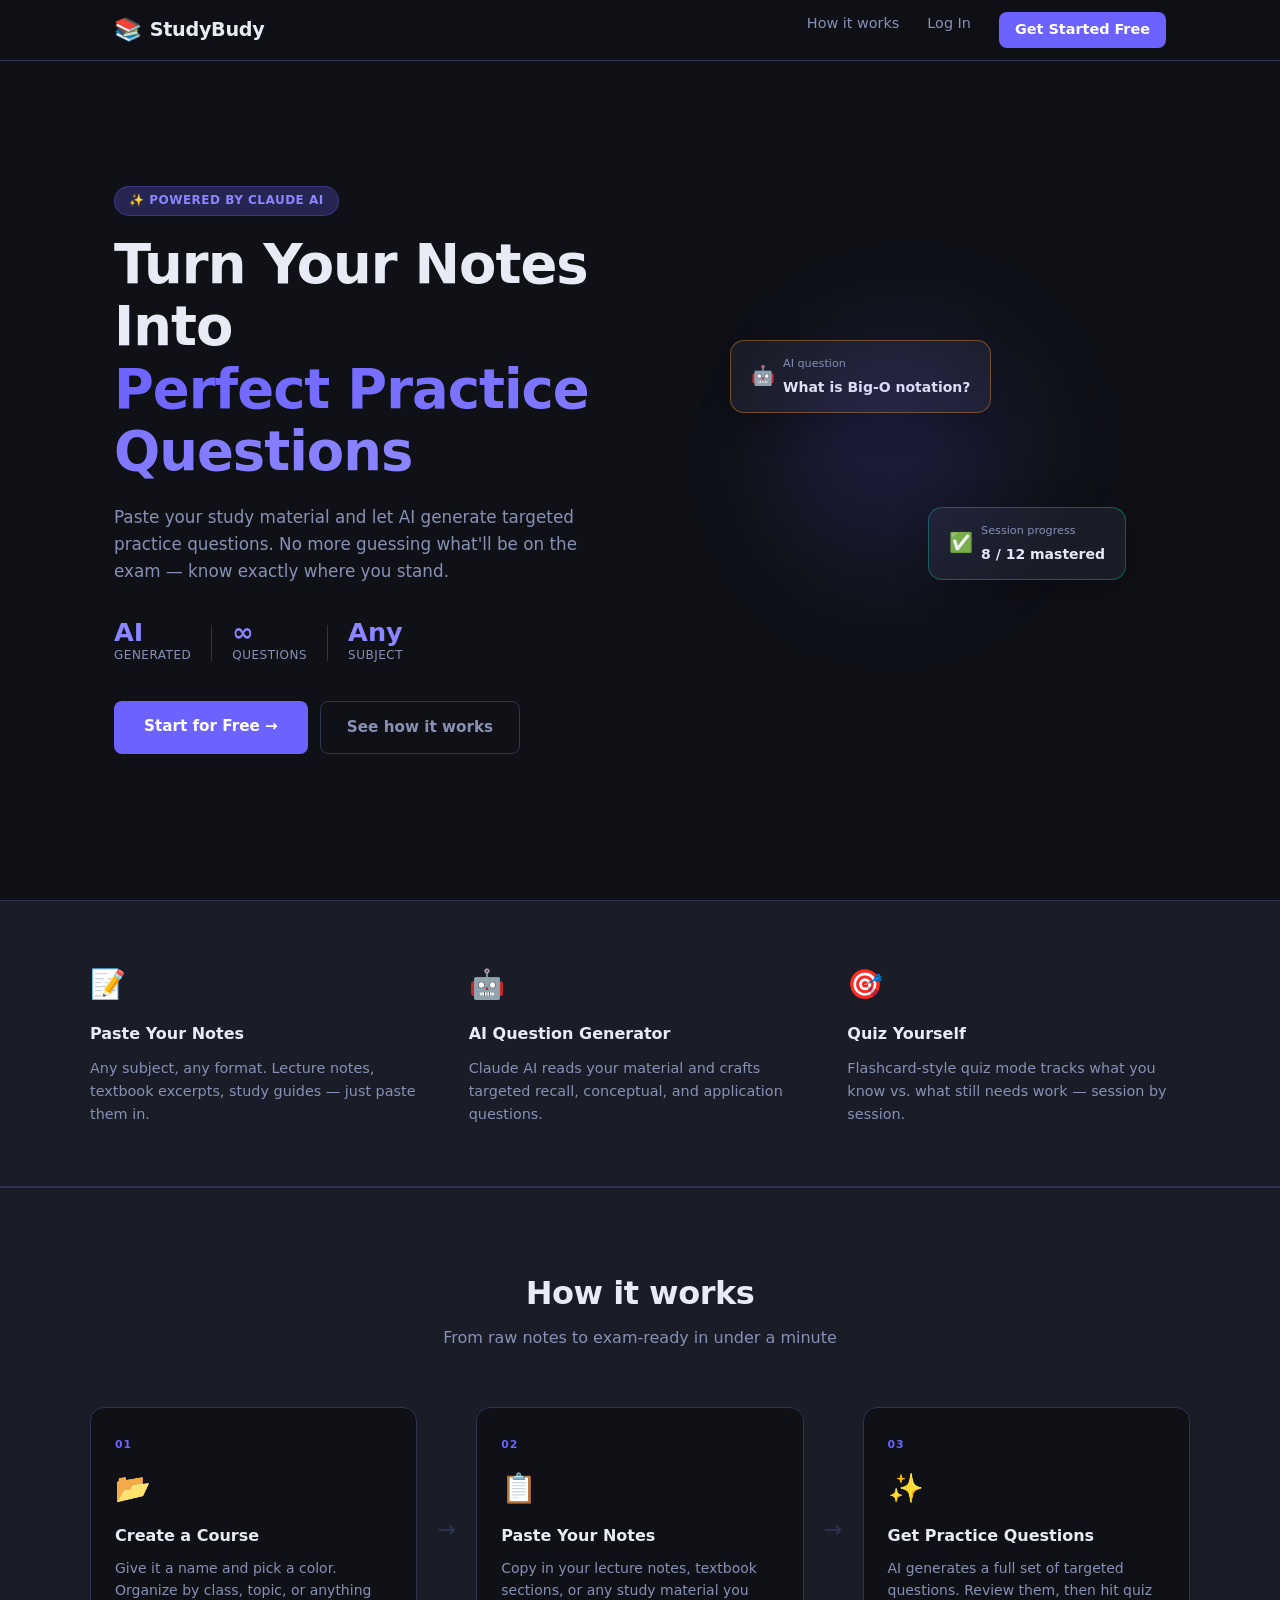
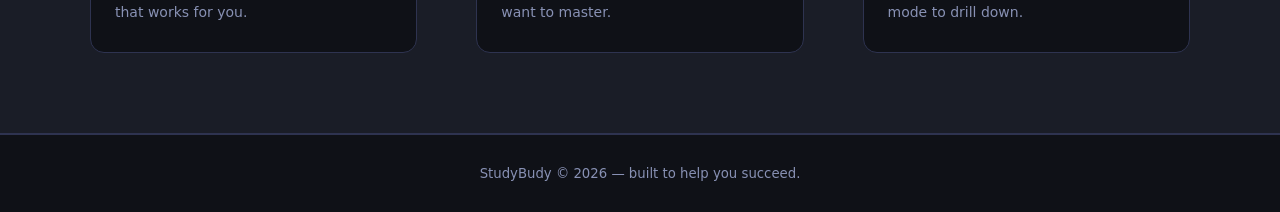
<file: index.html>
<!DOCTYPE html>
<html lang="en">
<head>
  <meta charset="UTF-8" />
  <meta name="viewport" content="width=device-width, initial-scale=1.0" />
  <title>StudyBudy — AI-Powered Practice Questions</title>
  <!-- All styles live in styles.css — no inline styles in this file -->
  <link rel="stylesheet" href="styles.css" />
</head>
<body>

  <!-- =============================================
       NAVBAR
       Fixed overlay with blur backdrop.
       Nav links are highlighted on scroll by app.js.
       ============================================= -->
  <header class="navbar">
    <div class="navbar-inner">
      <a href="index.html" class="logo logo-link">
        <span class="logo-icon">📚</span>
        <span class="logo-text">StudyBudy</span>
      </a>
      <nav class="nav-links">
        <a href="#how-it-works">How it works</a>
        <a href="login.html">Log In</a>
        <a href="signup.html" class="nav-signup">Get Started Free</a>
      </nav>
    </div>
  </header>

  <!-- =============================================
       HERO SECTION  (id="hero" — full-viewport opener)
       Two-column layout: left = headline + stats + CTAs,
       right = decorative floating AI cards + glow blob.
       Floating cards animate via CSS @keyframes float.
       ============================================= -->
  <section class="hero" id="hero">

    <!-- Left column: headline, subtitle, stats, CTAs -->
    <div class="hero-content">
      <!-- AI badge pill — purely decorative, no link -->
      <div class="hero-badge">✨ Powered by Claude AI</div>

      <h1>Turn Your Notes Into<br /><span class="accent">Perfect Practice Questions</span></h1>
      <p class="hero-subtitle">
        Paste your study material and let AI generate targeted practice questions.
        No more guessing what'll be on the exam — know exactly where you stand.
      </p>

      <!-- Quick stats strip -->
      <div class="hero-stats">
        <div class="stat">
          <span class="stat-number">AI</span>
          <span class="stat-label">Generated</span>
        </div>
        <div class="stat-divider"></div>
        <div class="stat">
          <span class="stat-number">∞</span>
          <span class="stat-label">Questions</span>
        </div>
        <div class="stat-divider"></div>
        <div class="stat">
          <span class="stat-number">Any</span>
          <span class="stat-label">Subject</span>
        </div>
      </div>

      <!-- Two CTAs: primary action + secondary scroll link -->
      <div class="hero-ctas">
        <a href="signup.html" class="btn-primary">Start for Free →</a>
        <a href="#how-it-works" class="btn-ghost">See how it works</a>
      </div>
    </div>

    <!-- Right column: purely decorative floating UI snippets -->
    <div class="hero-visual">
      <!-- card-a: simulates an AI-generated question bubble -->
      <div class="floating-card card-a">
        <span class="fc-icon">🤖</span>
        <div class="fc-content">
          <div class="fc-label">AI question</div>
          <div class="fc-value">What is Big-O notation?</div>
        </div>
      </div>
      <!-- card-b: simulates a session progress indicator -->
      <div class="floating-card card-b">
        <span class="fc-icon">✅</span>
        <div class="fc-content">
          <div class="fc-label">Session progress</div>
          <div class="fc-value">8 / 12 mastered</div>
        </div>
      </div>
      <!-- Blurred radial gradient that gives the purple glow behind the cards -->
      <div class="hero-blob"></div>
    </div>

  </section>

  <!-- =============================================
       FEATURES STRIP
       Three cards highlighting the core workflow.
       No interactivity — purely informational.
       ============================================= -->
  <section class="features">
    <div class="features-inner">
      <div class="feature-item">
        <div class="feature-icon">📝</div>
        <h3>Paste Your Notes</h3>
        <p>Any subject, any format. Lecture notes, textbook excerpts, study guides — just paste them in.</p>
      </div>
      <div class="feature-item">
        <div class="feature-icon">🤖</div>
        <h3>AI Question Generator</h3>
        <p>Claude AI reads your material and crafts targeted recall, conceptual, and application questions.</p>
      </div>
      <div class="feature-item">
        <div class="feature-icon">🎯</div>
        <h3>Quiz Yourself</h3>
        <p>Flashcard-style quiz mode tracks what you know vs. what still needs work — session by session.</p>
      </div>
    </div>
  </section>

  <!-- =============================================
       HOW IT WORKS  (id="how-it-works" — targeted by nav link + hero CTA)
       Three-step visual walkthrough of the core study flow.
       ============================================= -->
  <section class="how-it-works" id="how-it-works">
    <div class="how-inner">

      <div class="section-header centered">
        <h2>How it works</h2>
        <p>From raw notes to exam-ready in under a minute</p>
      </div>

      <div class="steps-grid">

        <div class="step-card">
          <div class="step-number">01</div>
          <div class="step-icon">📂</div>
          <h3>Create a Course</h3>
          <p>Give it a name and pick a color. Organize by class, topic, or anything that works for you.</p>
        </div>

        <div class="step-arrow">→</div>

        <div class="step-card">
          <div class="step-number">02</div>
          <div class="step-icon">📋</div>
          <h3>Paste Your Notes</h3>
          <p>Copy in your lecture notes, textbook sections, or any study material you want to master.</p>
        </div>

        <div class="step-arrow">→</div>

        <div class="step-card">
          <div class="step-number">03</div>
          <div class="step-icon">✨</div>
          <h3>Get Practice Questions</h3>
          <p>AI generates a full set of targeted questions. Review them, then hit quiz mode to drill down.</p>
        </div>

      </div>

    </div>
  </section>

  <!-- =============================================
       FOOTER
       ============================================= -->
  <footer class="footer">
    <p>StudyBudy &copy; 2026 — built to help you succeed.</p>
  </footer>

  <!-- app.js handles scroll-driven nav highlight via IntersectionObserver -->
  <script src="app.js"></script>
</body>
</html>
</file>
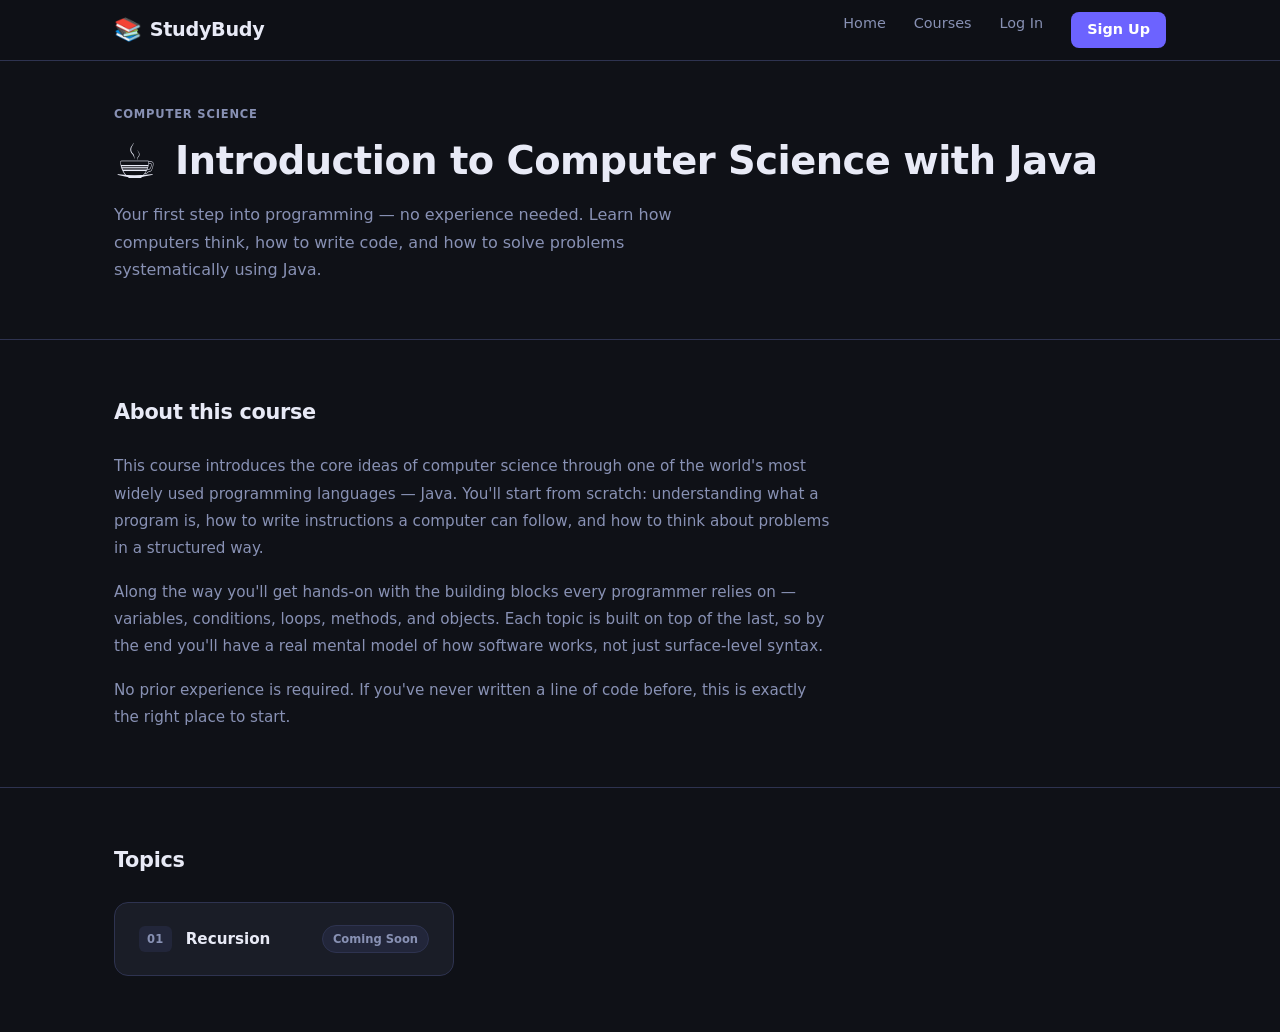
<file: courses/java/index.html>
<!DOCTYPE html>
<html lang="en">
<head>
  <meta charset="UTF-8" />
  <meta name="viewport" content="width=device-width, initial-scale=1.0" />
  <title>Intro to CS with Java — StudyBudy</title>
  <!-- Shared base: CSS variables and reset -->
  <link rel="stylesheet" href="../../styles.css" />
  <!-- Shared course page layout -->
  <link rel="stylesheet" href="../course.css" />
</head>
<body>

  <!-- =============================================
       NAVBAR
       Paths are relative: two levels up (../../) to reach root files.
       ============================================= -->
  <header class="navbar">
    <div class="navbar-inner">
      <a href="../../index.html" class="logo" style="text-decoration:none;color:inherit;">
        <span class="logo-icon">📚</span>
        <span class="logo-text">StudyBudy</span>
      </a>
      <nav class="nav-links">
        <a href="../../index.html">Home</a>
        <a href="../../index.html#courses">Courses</a>
        <a href="../../login.html">Log In</a>
        <a href="../../signup.html" class="nav-signup">Sign Up</a>
      </nav>
    </div>
  </header>

  <!-- =============================================
       COURSE HERO
       Identifies the course with its emoji, tag, full name,
       and a one-line tagline.
       ============================================= -->
  <div class="course-hero">
    <span class="course-hero-tag">Computer Science</span>
    <div class="course-hero-title">
      <span class="course-hero-emoji">☕</span>
      <h1>Introduction to Computer Science with Java</h1>
    </div>
    <p class="course-hero-subtitle">
      Your first step into programming — no experience needed.
      Learn how computers think, how to write code, and how to
      solve problems systematically using Java.
    </p>
  </div>

  <hr class="course-divider" />

  <!-- =============================================
       INTRODUCTION SECTION
       A concise overview of what the course is about,
       who it's for, and what students will gain.
       ============================================= -->
  <section class="course-section course-intro">
    <h2 class="course-section-title">About this course</h2>

    <p>
      This course introduces the core ideas of computer science through one of the
      world's most widely used programming languages — Java. You'll start from scratch:
      understanding what a program is, how to write instructions a computer can follow,
      and how to think about problems in a structured way.
    </p>

    <p>
      Along the way you'll get hands-on with the building blocks every programmer
      relies on — variables, conditions, loops, methods, and objects. Each topic
      is built on top of the last, so by the end you'll have a real mental model
      of how software works, not just surface-level syntax.
    </p>

    <p>
      No prior experience is required. If you've never written a line of code before,
      this is exactly the right place to start.
    </p>
  </section>

  <hr class="course-divider" />

  <!-- =============================================
       SUBJECTS SECTION
       Lists all topics covered in this course.
       Each .subject-card represents one topic.
       Cards with class "available" will link to the topic page
       once content is added. Cards without it are placeholders.

       To add a new subject:
         1. Copy a .subject-card block below.
         2. Update the number, name, and status badge.
         3. When content is ready, add class "available" to the card
            and wrap it in an <a> tag pointing to the topic page.
       ============================================= -->
  <section class="course-section">
    <h2 class="course-section-title">Topics</h2>

    <div class="subjects-grid">

      <!-- Topic 1: Recursion — listed but content not yet defined -->
      <div class="subject-card">
        <div class="subject-card-left">
          <span class="subject-number">01</span>
          <span class="subject-name">Recursion</span>
        </div>
        <span class="subject-status coming-soon">Coming Soon</span>
      </div>

    </div>
  </section>

</body>
</html>
</file>
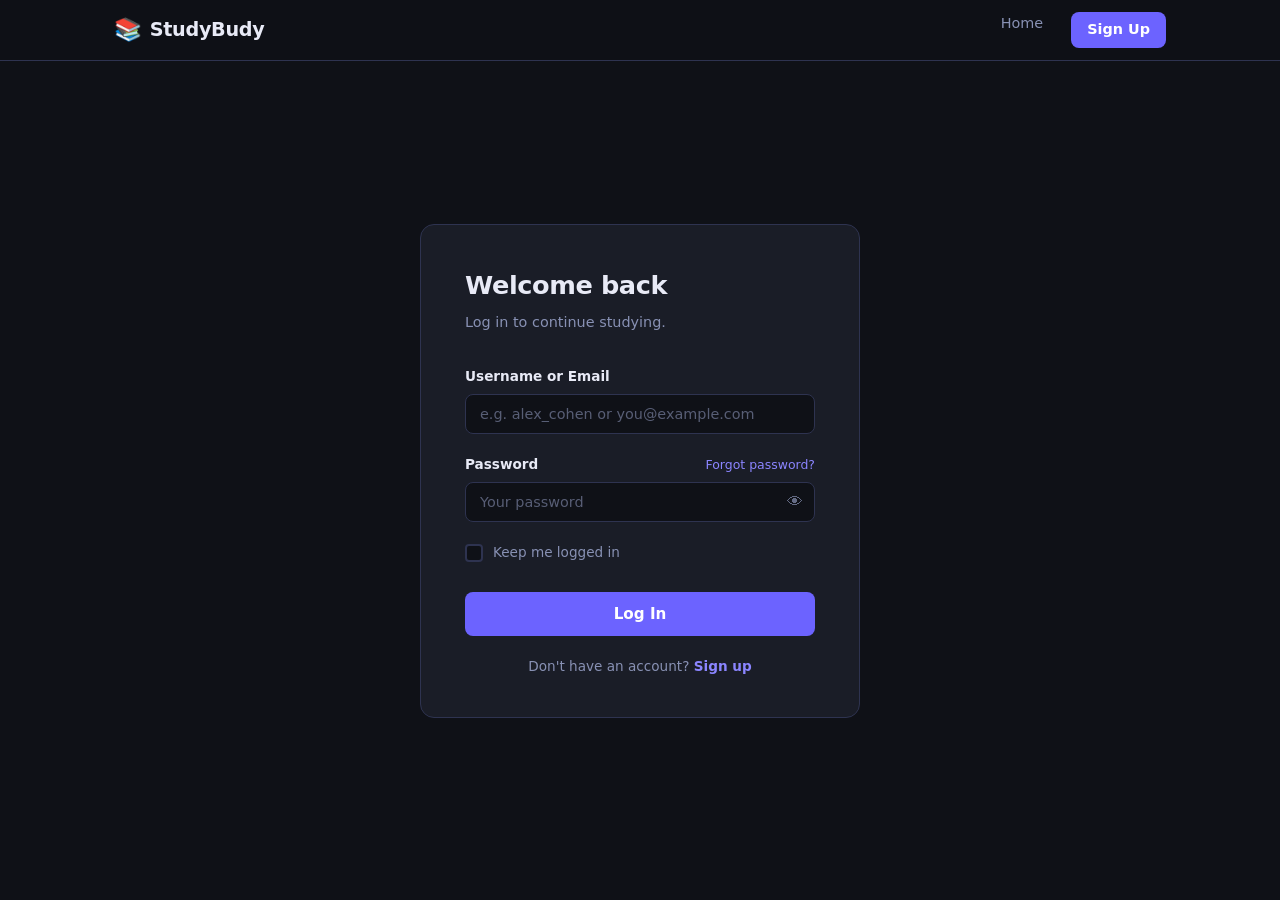
<file: dashboard.html>
<!DOCTYPE html>
<html lang="en">
<head>
  <meta charset="UTF-8" />
  <meta name="viewport" content="width=device-width, initial-scale=1.0" />
  <title>My Courses — StudyBudy</title>
  <!-- Shared base: CSS variables, reset, navbar, modals -->
  <link rel="stylesheet" href="styles.css" />
  <!-- Dashboard-specific layout and course cards -->
  <link rel="stylesheet" href="dashboard.css" />
</head>
<body>

  <!-- =============================================
       NAVBAR
       Shows user greeting on the right.
       dashboard.js populates #userGreeting and handles logout.
       ============================================= -->
  <header class="navbar">
    <div class="navbar-inner">
      <a href="index.html" class="logo logo-link">
        <span class="logo-icon">📚</span>
        <span class="logo-text">StudyBudy</span>
      </a>
      <nav class="nav-links">
        <span class="user-greeting" id="userGreeting"></span>
        <!-- nav-link-btn: a <button> styled to look like a nav link -->
        <button class="nav-link-btn" id="logoutBtn">Log Out</button>
      </nav>
    </div>
  </header>

  <!-- =============================================
       DASHBOARD MAIN
       Authenticated user sees their course library here.
       dashboard.js guards this page — redirects to login.html
       if no user session exists in localStorage.
       ============================================= -->
  <main class="dashboard-page">
    <div class="dashboard-inner">

      <!-- Page header row: title + new-course button -->
      <div class="dashboard-header">
        <div>
          <h1>My Courses</h1>
          <p class="dash-subtitle">Your personal study library</p>
        </div>
        <button class="btn-new-course" id="btnNewCourse">+ New Course</button>
      </div>

      <!-- Course cards grid — populated dynamically by dashboard.js -->
      <div class="dash-courses-grid" id="dashCoursesGrid"></div>

      <!-- Empty state: shown when the user has no courses yet -->
      <div class="empty-state" id="emptyState">
        <div class="empty-icon">📂</div>
        <h3>No courses yet</h3>
        <p>Create your first course and start turning notes into practice questions.</p>
        <button class="btn-primary" id="emptyNewCourse">Create My First Course</button>
      </div>

    </div>
  </main>

  <!-- =============================================
       CREATE COURSE MODAL
       Shown when the user clicks "New Course".
       dashboard.js handles open/close and form submission.
       ============================================= -->
  <div class="modal-overlay" id="modalOverlay" aria-hidden="true">
    <div class="modal" role="dialog" aria-modal="true" aria-labelledby="modalTitle">

      <div class="modal-header">
        <h2 id="modalTitle">New Course</h2>
        <button class="modal-close" id="modalClose" aria-label="Close modal">&times;</button>
      </div>

      <form id="createCourseForm" novalidate>

        <!-- Course name input -->
        <div class="modal-field">
          <label for="courseName">Course Name</label>
          <input
            type="text"
            id="courseName"
            placeholder="e.g. Organic Chemistry"
            maxlength="60"
            autocomplete="off"
            spellcheck="false"
          />
          <span class="field-error" id="courseNameError"></span>
        </div>

        <!-- Emoji picker: click to select the course icon -->
        <div class="modal-field">
          <label>Icon</label>
          <div class="emoji-picker" id="emojiPicker">
            <!-- Buttons injected by dashboard.js -->
          </div>
        </div>

        <!-- Color picker: click to select the course card color -->
        <div class="modal-field">
          <label>Color</label>
          <div class="color-picker" id="colorPicker">
            <!-- Buttons injected by dashboard.js -->
          </div>
        </div>

        <button type="submit" class="btn-submit-modal">Create Course</button>

      </form>
    </div>
  </div>

  <!-- api.js must load first — provides apiFetch, getToken, getUser, clearSession -->
  <script src="api.js"></script>
  <script src="dashboard.js"></script>
</body>
</html>
</file>
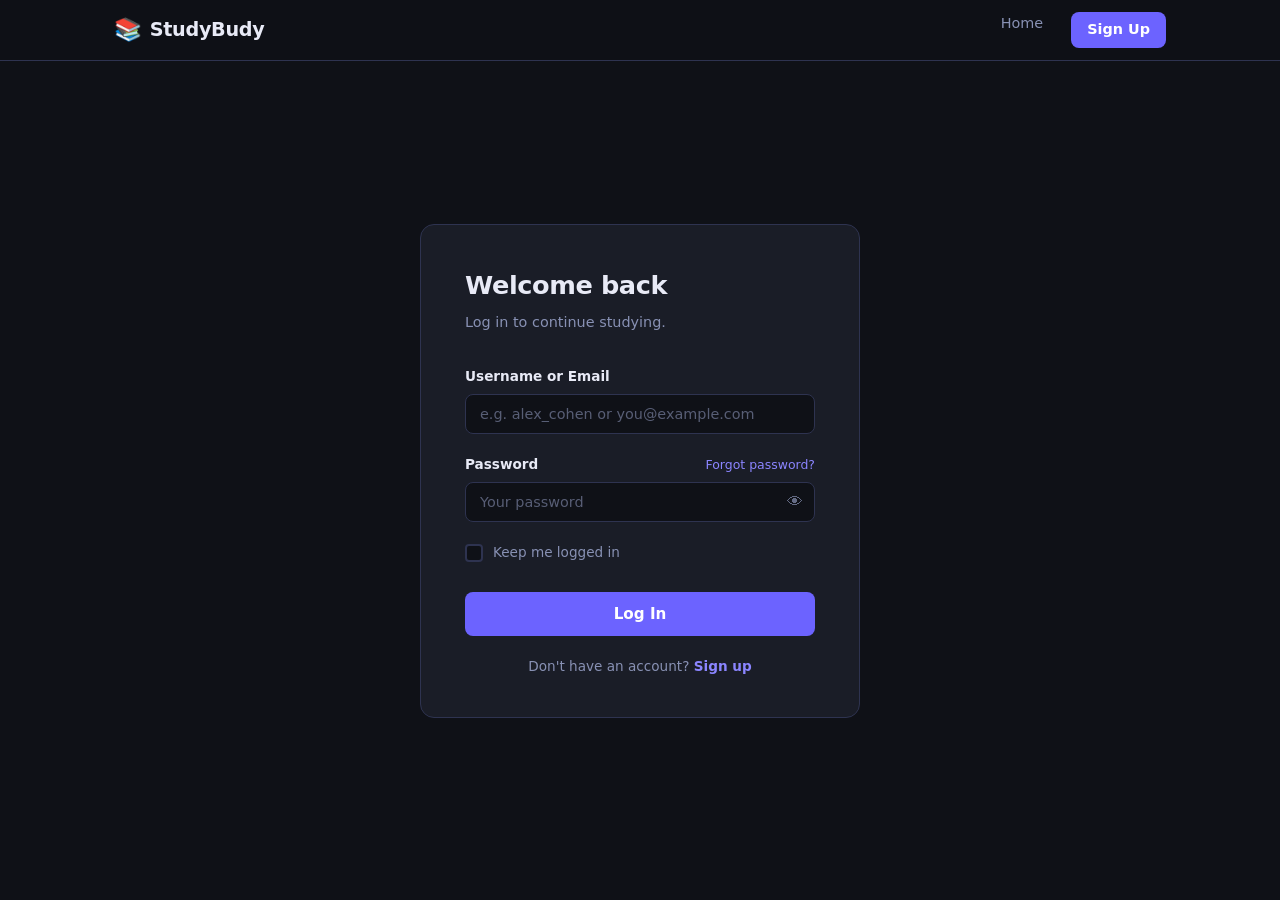
<file: login.html>
<!DOCTYPE html>
<html lang="en">
<head>
  <meta charset="UTF-8" />
  <meta name="viewport" content="width=device-width, initial-scale=1.0" />
  <title>Log In — StudyBudy</title>
  <!-- Shared base: CSS variables and reset -->
  <link rel="stylesheet" href="styles.css" />
  <!-- Shared form component styles (inputs, errors, buttons, etc.) -->
  <link rel="stylesheet" href="signup.css" />
  <!-- Login-specific layout and overrides -->
  <link rel="stylesheet" href="login.css" />
</head>
<body>

  <!-- =============================================
       NAVBAR — identical structure to all other pages.
       "Sign Up" pill links to signup.html.
       ============================================= -->
  <header class="navbar">
    <div class="navbar-inner">
      <a href="index.html" class="logo" style="text-decoration:none;color:inherit;">
        <span class="logo-icon">📚</span>
        <span class="logo-text">StudyBudy</span>
      </a>
      <nav class="nav-links">
        <a href="index.html">Home</a>
        <a href="signup.html" class="nav-signup">Sign Up</a>
      </nav>
    </div>
  </header>

  <!-- =============================================
       LOGIN PAGE WRAPPER
       Centers the card vertically and horizontally.
       ============================================= -->
  <main class="login-page">
    <div class="login-card">

      <!-- Card header -->
      <div class="login-header">
        <h1>Welcome back</h1>
        <p>Log in to continue studying.</p>
      </div>

      <!-- =============================================
           LOGIN FORM
           All validation is handled in login.js.
           Identifier accepts either a username or email address.
           Error display follows the same pattern as signup:
             .field-error becomes visible when login.js adds .visible.
           ============================================= -->
      <form id="loginForm" novalidate>

        <!-- Identifier: username or email (either is accepted) -->
        <div class="form-group">
          <label for="identifier">Username or Email</label>
          <input
            type="text"
            id="identifier"
            name="identifier"
            placeholder="e.g. alex_cohen or you@example.com"
            autocomplete="username"
            spellcheck="false"
          />
          <span class="field-error" id="identifierError"></span>
        </div>

        <!-- Password with show/hide toggle -->
        <div class="form-group">
          <div class="password-label-row">
            <label for="loginPassword">Password</label>
            <!-- Placeholder link — no backend yet -->
            <a href="#" class="forgot-link">Forgot password?</a>
          </div>
          <div class="input-wrapper">
            <input
              type="password"
              id="loginPassword"
              name="password"
              placeholder="Your password"
              autocomplete="current-password"
            />
            <!-- Toggle button controlled by login.js -->
            <button type="button" class="toggle-password" data-target="loginPassword" aria-label="Show password">👁</button>
          </div>
          <span class="field-error" id="loginPasswordError"></span>
        </div>

        <!-- Remember me checkbox -->
        <div class="remember-row">
          <label class="remember-label">
            <input type="checkbox" id="rememberMe" name="rememberMe" />
            <span class="remember-check"></span>
            Keep me logged in
          </label>
        </div>

        <!-- Submit -->
        <button type="submit" class="btn-submit">Log In</button>

        <p class="signin-link">Don't have an account? <a href="signup.html">Sign up</a></p>

      </form>
    </div>
  </main>

  <!-- api.js must load first — provides apiFetch, saveSession, getToken -->
  <script src="api.js"></script>
  <script src="login.js"></script>
</body>
</html>
</file>
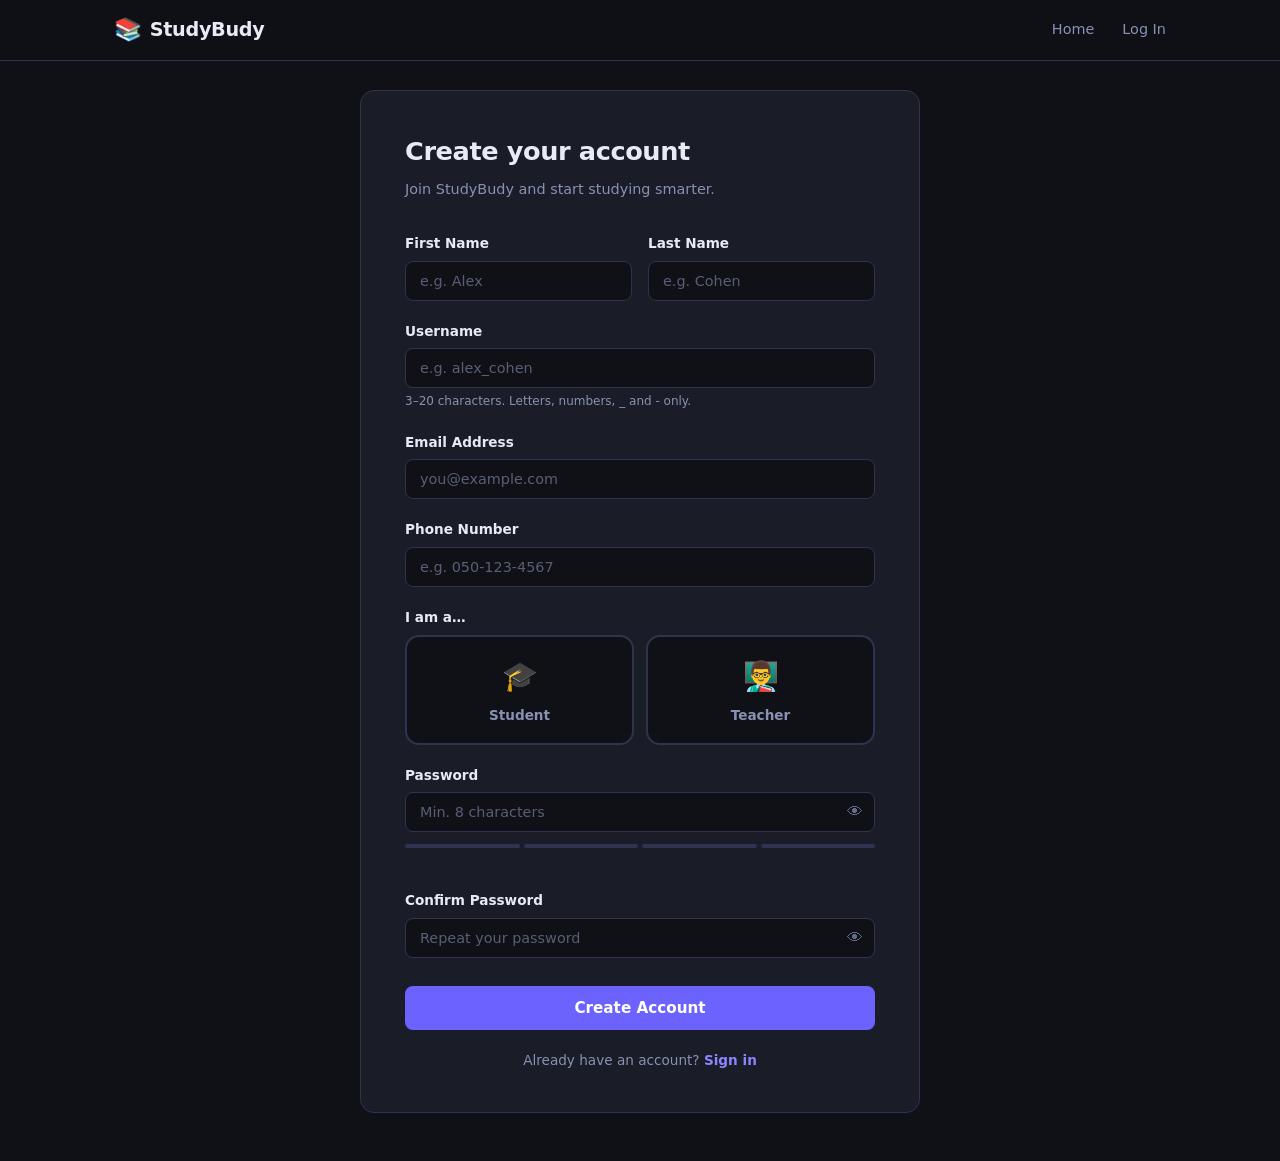
<file: signup.html>
<!DOCTYPE html>
<html lang="en">
<head>
  <meta charset="UTF-8" />
  <meta name="viewport" content="width=device-width, initial-scale=1.0" />
  <title>Sign Up — StudyBudy</title>
  <!-- Shared base: CSS variables and reset -->
  <link rel="stylesheet" href="styles.css" />
  <!-- Page-specific signup styles -->
  <link rel="stylesheet" href="signup.css" />
</head>
<body>

  <!-- =============================================
       NAVBAR — same structure as index.html.
       "Sign Up" link is replaced with "Log In" placeholder
       so the user knows where they are.
       ============================================= -->
  <header class="navbar">
    <div class="navbar-inner">
      <a href="index.html" class="logo" style="text-decoration:none;color:inherit;">
        <span class="logo-icon">📚</span>
        <span class="logo-text">StudyBudy</span>
      </a>
      <nav class="nav-links">
        <a href="index.html">Home</a>
        <a href="login.html">Log In</a>
      </nav>
    </div>
  </header>

  <!-- =============================================
       SIGNUP PAGE WRAPPER
       Centers the form card vertically and horizontally.
       ============================================= -->
  <main class="signup-page">
    <div class="signup-card">

      <!-- Card header -->
      <div class="signup-header">
        <h1>Create your account</h1>
        <p>Join StudyBudy and start studying smarter.</p>
      </div>

      <!-- =============================================
           SIGNUP FORM
           All validation is handled in signup.js.
           Each field group follows the pattern:
             .form-group > label + input/select + .field-error
           .field-error is hidden by default; signup.js shows it
           by adding the class .visible when the field is invalid.
           ============================================= -->
      <form id="signupForm" novalidate>

        <!-- Row: First name + Last name side by side -->
        <div class="form-row">

          <div class="form-group">
            <label for="firstName">First Name</label>
            <input
              type="text"
              id="firstName"
              name="firstName"
              placeholder="e.g. Alex"
              autocomplete="given-name"
            />
            <span class="field-error" id="firstNameError"></span>
          </div>

          <div class="form-group">
            <label for="lastName">Last Name</label>
            <input
              type="text"
              id="lastName"
              name="lastName"
              placeholder="e.g. Cohen"
              autocomplete="family-name"
            />
            <span class="field-error" id="lastNameError"></span>
          </div>

        </div>

        <!-- Username — placed after name so the user has context for what name to base it on.
             Validation rules are enforced in signup.js: 3–20 chars, letters/numbers/underscores/hyphens,
             must start with a letter or number. -->
        <div class="form-group">
          <label for="username">Username</label>
          <input
            type="text"
            id="username"
            name="username"
            placeholder="e.g. alex_cohen"
            autocomplete="username"
            spellcheck="false"
          />
          <span class="field-hint">3–20 characters. Letters, numbers, _ and - only.</span>
          <span class="field-error" id="usernameError"></span>
        </div>

        <!-- Email -->
        <div class="form-group">
          <label for="email">Email Address</label>
          <input
            type="email"
            id="email"
            name="email"
            placeholder="you@example.com"
            autocomplete="email"
          />
          <span class="field-error" id="emailError"></span>
        </div>

        <!-- Phone number -->
        <div class="form-group">
          <label for="phone">Phone Number</label>
          <input
            type="tel"
            id="phone"
            name="phone"
            placeholder="e.g. 050-123-4567"
            autocomplete="tel"
          />
          <span class="field-error" id="phoneError"></span>
        </div>

        <!-- Account type: Student or Teacher -->
        <div class="form-group">
          <label>I am a…</label>
          <!-- Role cards are radio inputs styled as clickable tiles -->
          <div class="role-picker" id="rolePicker">
            <label class="role-card" id="roleStudentCard">
              <input type="radio" name="role" value="student" />
              <span class="role-icon">🎓</span>
              <span class="role-label">Student</span>
            </label>
            <label class="role-card" id="roleTeacherCard">
              <input type="radio" name="role" value="teacher" />
              <span class="role-icon">👨‍🏫</span>
              <span class="role-label">Teacher</span>
            </label>
          </div>
          <span class="field-error" id="roleError"></span>
        </div>

        <!-- Password -->
        <div class="form-group">
          <label for="password">Password</label>
          <div class="input-wrapper">
            <input
              type="password"
              id="password"
              name="password"
              placeholder="Min. 8 characters"
              autocomplete="new-password"
            />
            <!-- Toggle button reveals/hides password — controlled by signup.js -->
            <button type="button" class="toggle-password" data-target="password" aria-label="Show password">👁</button>
          </div>
          <!-- Strength bar: segments fill as password gets stronger -->
          <div class="strength-bar" id="strengthBar">
            <div class="strength-seg" id="seg1"></div>
            <div class="strength-seg" id="seg2"></div>
            <div class="strength-seg" id="seg3"></div>
            <div class="strength-seg" id="seg4"></div>
          </div>
          <span class="strength-label" id="strengthLabel"></span>
          <span class="field-error" id="passwordError"></span>
        </div>

        <!-- Confirm password -->
        <div class="form-group">
          <label for="confirmPassword">Confirm Password</label>
          <div class="input-wrapper">
            <input
              type="password"
              id="confirmPassword"
              name="confirmPassword"
              placeholder="Repeat your password"
              autocomplete="new-password"
            />
            <button type="button" class="toggle-password" data-target="confirmPassword" aria-label="Show password">👁</button>
          </div>
          <span class="field-error" id="confirmPasswordError"></span>
        </div>

        <!-- Submit -->
        <button type="submit" class="btn-submit">Create Account</button>

        <p class="signin-link">Already have an account? <a href="login.html">Sign in</a></p>

      </form>
    </div>
  </main>

  <!-- api.js must load first — provides apiFetch, saveSession, getToken -->
  <script src="api.js"></script>
  <script src="signup.js"></script>
</body>
</html>
</file>
<file: styles.css>
/* =============================================
   GLOBAL RESET & CSS VARIABLES
   All color, spacing, and typography tokens live here.
   Change a variable to update the theme everywhere at once.
   ============================================= */
*, *::before, *::after { box-sizing: border-box; margin: 0; padding: 0; }

:root {
  /* Background layers — bg is the page, surface is cards/panels, surface-2 is nested elements */
  --bg: #0f1117;
  --surface: #1a1d27;
  --surface-2: #22263a;
  --border: #2e3350;

  /* Text */
  --text: #e8eaf6;
  --text-muted: #8891b4;

  /* Primary accent (purple) */
  --accent: #6c63ff;
  --accent-light: #8b85ff;
  --accent-glow: rgba(108, 99, 255, 0.25);

  /* Course color tokens — used for card banners */
  --java: #f89820;           /* amber — Java course */
  --java-glow: rgba(248, 152, 32, 0.2);
  --linalg: #00c8a0;         /* teal — Linear Algebra course */
  --linalg-glow: rgba(0, 200, 160, 0.2);

  --radius: 14px;
  --radius-sm: 8px;
  --font: 'Segoe UI', system-ui, -apple-system, sans-serif;
}

html { scroll-behavior: smooth; }

body {
  font-family: var(--font);
  background: var(--bg);
  color: var(--text);
  line-height: 1.6;
  min-height: 100vh;
}

/* =============================================
   NAVBAR
   Fixed overlay with blur backdrop.
   z-index 100 keeps it above all page content.
   .nav-links a.active is toggled by app.js on scroll.
   ============================================= */
.navbar {
  position: fixed;
  top: 0; left: 0; right: 0;
  z-index: 100;
  background: rgba(15, 17, 23, 0.85);
  backdrop-filter: blur(12px);
  border-bottom: 1px solid var(--border);
}

.navbar-inner {
  max-width: 1100px;
  margin: 0 auto;
  padding: 0 24px;
  height: 60px;
  display: flex;
  align-items: center;
  justify-content: space-between;
}

.logo {
  display: flex;
  align-items: center;
  gap: 8px;
  font-size: 1.2rem;
  font-weight: 700;
  letter-spacing: -0.3px;
}

.logo-icon { font-size: 1.4rem; }

.nav-links {
  display: flex;
  gap: 28px;
}

.nav-links a {
  color: var(--text-muted);
  text-decoration: none;
  font-size: 0.9rem;
  font-weight: 500;
  transition: color 0.2s;
}

.nav-links a:hover { color: var(--text); }

/* Active link state — class toggled by IntersectionObserver in app.js */
.nav-links a.active { color: var(--text); }

/* Sign Up pill — styled differently from plain nav links */
.nav-links a.nav-signup {
  background: var(--accent);
  color: #fff;
  padding: 6px 16px;
  border-radius: var(--radius-sm);
  font-weight: 600;
  transition: background 0.2s;
}
.nav-links a.nav-signup:hover { background: var(--accent-light); color: #fff; }

/* =============================================
   HERO SECTION
   Full-viewport two-column layout.
   padding-top: 100px accounts for the fixed navbar height (60px) + breathing room.
   ============================================= */
.hero {
  min-height: 100vh;
  display: flex;
  align-items: center;
  padding: 100px 24px 60px;
  max-width: 1100px;
  margin: 0 auto;
  gap: 60px;
}

.hero-content {
  flex: 1;
  min-width: 0; /* prevents flex child from overflowing */
}

.hero-content h1 {
  /* clamp: min 2.2rem, fluid, max 3.4rem — scales with viewport width */
  font-size: clamp(2.2rem, 5vw, 3.4rem);
  font-weight: 800;
  line-height: 1.15;
  letter-spacing: -1px;
  margin-bottom: 20px;
}

/* Gradient text — requires both background-clip properties for cross-browser support */
.accent {
  background: linear-gradient(135deg, var(--accent), var(--accent-light));
  -webkit-background-clip: text;
  -webkit-text-fill-color: transparent;
  background-clip: text;
}

.hero-subtitle {
  color: var(--text-muted);
  font-size: 1.05rem;
  max-width: 480px;
  margin-bottom: 36px;
}

/* Stats row */
.hero-stats {
  display: flex;
  align-items: center;
  gap: 20px;
  margin-bottom: 36px;
}

.stat {
  display: flex;
  flex-direction: column;
}

.stat-number {
  font-size: 1.6rem;
  font-weight: 800;
  color: var(--accent-light);
  line-height: 1;
}

.stat-label {
  font-size: 0.75rem;
  color: var(--text-muted);
  text-transform: uppercase;
  letter-spacing: 0.5px;
}

/* Vertical rule between stats */
.stat-divider {
  width: 1px;
  height: 36px;
  background: var(--border);
}

/* Primary CTA button */
.btn-primary {
  display: inline-block;
  padding: 13px 30px;
  background: var(--accent);
  color: #fff;
  text-decoration: none;
  border-radius: var(--radius-sm);
  font-weight: 600;
  font-size: 0.95rem;
  transition: background 0.2s, transform 0.15s, box-shadow 0.2s;
  box-shadow: 0 0 0 0 var(--accent-glow);
}

.btn-primary:hover {
  background: var(--accent-light);
  transform: translateY(-1px);
  box-shadow: 0 8px 24px var(--accent-glow);
}

/* ── Hero right column: decorative visual ── */
.hero-visual {
  flex: 1;
  position: relative;
  display: flex;
  align-items: center;
  justify-content: center;
  min-height: 320px;
}

/* Radial purple glow behind the floating cards */
.hero-blob {
  width: 320px;
  height: 320px;
  border-radius: 50%;
  background: radial-gradient(circle at 40% 40%, rgba(108, 99, 255, 0.18), transparent 70%);
  filter: blur(40px);
}

/* Base style for both decorative floating cards */
.floating-card {
  position: absolute;
  background: var(--surface);
  border: 1px solid var(--border);
  border-radius: var(--radius);
  padding: 14px 20px;
  font-weight: 600;
  font-size: 0.9rem;
  display: flex;
  align-items: center;
  gap: 8px;
  box-shadow: 0 8px 32px rgba(0,0,0,0.3);
  animation: float 4s ease-in-out infinite;
}

.floating-card span { font-size: 1.2rem; }

/* card-a: Java — amber border, starts animation immediately */
.card-a {
  top: 30px;
  left: 60px;
  border-color: rgba(248, 152, 32, 0.4);
  animation-delay: 0s;
}

/* card-b: Linear Algebra — teal border, starts animation 2s later to stagger */
.card-b {
  bottom: 50px;
  right: 40px;
  border-color: rgba(0, 200, 160, 0.4);
  animation-delay: 2s;
}

@keyframes float {
  0%, 100% { transform: translateY(0); }
  50%       { transform: translateY(-12px); }
}

/* =============================================
   FEATURES STRIP
   Three-column grid of app benefit cards.
   Uses auto-fit so it collapses to fewer columns on small screens.
   ============================================= */
.features {
  background: var(--surface);
  border-top: 1px solid var(--border);
  border-bottom: 1px solid var(--border);
  padding: 60px 24px;
}

.features-inner {
  max-width: 1100px;
  margin: 0 auto;
  display: grid;
  grid-template-columns: repeat(auto-fit, minmax(260px, 1fr));
  gap: 36px;
}

.feature-item {
  display: flex;
  flex-direction: column;
  gap: 10px;
}

.feature-icon {
  font-size: 1.8rem;
  margin-bottom: 4px;
}

.feature-item h3 {
  font-size: 1rem;
  font-weight: 700;
}

.feature-item p {
  color: var(--text-muted);
  font-size: 0.9rem;
}

/* =============================================
   COURSES SECTION
   Responsive grid of course cards.
   auto-fill + minmax(300px) means cards wrap naturally;
   no JS needed for layout.
   ============================================= */
.courses-section {
  padding: 80px 24px;
}

.courses-inner {
  max-width: 1100px;
  margin: 0 auto;
}

.section-header {
  margin-bottom: 48px;
}

.section-header h2 {
  font-size: 2rem;
  font-weight: 800;
  letter-spacing: -0.5px;
  margin-bottom: 6px;
}

.section-header p {
  color: var(--text-muted);
}

.courses-grid {
  display: grid;
  grid-template-columns: repeat(auto-fill, minmax(300px, 1fr));
  gap: 24px;
}

/* Individual course card */
.course-card {
  background: var(--surface);
  border: 1px solid var(--border);
  border-radius: var(--radius);
  overflow: hidden; /* clips the colored banner to the card's border-radius */
  transition: transform 0.2s, box-shadow 0.2s, border-color 0.2s;
}

.course-card:hover {
  transform: translateY(-4px);
  box-shadow: 0 12px 40px rgba(0,0,0,0.3);
}

/* Colored banner at top of each card — color set by modifier class */
.course-card-top {
  height: 120px;
  display: flex;
  align-items: center;
  justify-content: center;
}

/* ── Course color modifiers ──
   To add a new course color: create a new [name]-bg class here,
   plus a .course-card:hover .[name]-bg override for the brighter hover state.
   ── */

/* Java course: amber */
.java-bg {
  background: linear-gradient(135deg, rgba(248, 152, 32, 0.15), rgba(248, 100, 32, 0.1));
  border-bottom: 1px solid rgba(248, 152, 32, 0.2);
}
.course-card:hover .java-bg {
  background: linear-gradient(135deg, rgba(248, 152, 32, 0.25), rgba(248, 100, 32, 0.15));
}

/* Linear Algebra course: teal */
.linalg-bg {
  background: linear-gradient(135deg, rgba(0, 200, 160, 0.15), rgba(0, 150, 200, 0.1));
  border-bottom: 1px solid rgba(0, 200, 160, 0.2);
}
.course-card:hover .linalg-bg {
  background: linear-gradient(135deg, rgba(0, 200, 160, 0.25), rgba(0, 150, 200, 0.15));
}

.course-emoji { font-size: 2.8rem; }

.course-card-body {
  padding: 20px 22px 24px;
  display: flex;
  flex-direction: column;
  gap: 8px;
}

.course-tag {
  font-size: 0.72rem;
  text-transform: uppercase;
  letter-spacing: 0.8px;
  color: var(--text-muted);
  font-weight: 600;
}

.course-card-body h3 {
  font-size: 1.05rem;
  font-weight: 700;
  line-height: 1.3;
}

.course-card-body p {
  font-size: 0.875rem;
  color: var(--text-muted);
  flex: 1;
  margin-bottom: 8px;
}

/* Disabled course button — shown until the course page is built */
.btn-course {
  align-self: flex-start;
  padding: 8px 18px;
  border-radius: var(--radius-sm);
  font-size: 0.82rem;
  font-weight: 600;
  cursor: not-allowed;
  background: var(--surface-2);
  border: 1px solid var(--border);
  color: var(--text-muted);
  transition: background 0.2s;
}

/* Active variant — must come AFTER .btn-course so its cursor/color overrides it */
.btn-course-active {
  background: var(--accent);
  border-color: var(--accent);
  color: #fff;
  cursor: pointer;
  text-decoration: none;
}

.btn-course-active:hover {
  background: var(--accent-light);
  border-color: var(--accent-light);
}

/* =============================================
   LOGO AS LINK
   The logo <a> tag needs no underline/color override.
   ============================================= */
.logo-link {
  text-decoration: none;
  color: inherit;
}

/* =============================================
   HERO BADGE
   Small pill above the hero headline.
   ============================================= */
.hero-badge {
  display: inline-flex;
  align-items: center;
  gap: 6px;
  background: var(--accent-glow);
  color: var(--accent-light);
  border: 1px solid rgba(108, 99, 255, 0.3);
  border-radius: 20px;
  padding: 4px 14px;
  font-size: 0.75rem;
  font-weight: 600;
  letter-spacing: 0.5px;
  text-transform: uppercase;
  margin-bottom: 18px;
}

/* =============================================
   HERO CTAS — side-by-side button row
   ============================================= */
.hero-ctas {
  display: flex;
  gap: 12px;
  flex-wrap: wrap;
}

/* Ghost button — secondary action alongside .btn-primary */
.btn-ghost {
  display: inline-block;
  padding: 13px 26px;
  color: var(--text-muted);
  text-decoration: none;
  border-radius: var(--radius-sm);
  font-weight: 600;
  font-size: 0.95rem;
  border: 1px solid var(--border);
  transition: color 0.2s, border-color 0.2s;
}
.btn-ghost:hover { color: var(--text); border-color: var(--text-muted); }

/* Small variant of btn-primary — used inside cards / panels */
.btn-primary-sm {
  display: inline-block;
  padding: 9px 20px;
  background: var(--accent);
  color: #fff;
  text-decoration: none;
  border: none;
  border-radius: var(--radius-sm);
  font-weight: 600;
  font-size: 0.85rem;
  cursor: pointer;
  transition: background 0.2s;
}
.btn-primary-sm:hover { background: var(--accent-light); }

/* =============================================
   FLOATING CARD CONTENT
   Inner structure of the hero decorative cards.
   ============================================= */
.fc-icon { font-size: 1.3rem; flex-shrink: 0; }
.fc-content { display: flex; flex-direction: column; gap: 3px; }
.fc-label { font-size: 0.7rem; color: var(--text-muted); font-weight: 500; }
.fc-value { font-size: 0.875rem; font-weight: 600; }

/* =============================================
   HOW IT WORKS SECTION
   Three-step walkthrough below the features strip.
   ============================================= */
.how-it-works {
  padding: 80px 24px;
  background: var(--surface);
  border-top: 1px solid var(--border);
  border-bottom: 1px solid var(--border);
}

.how-inner {
  max-width: 1100px;
  margin: 0 auto;
}

/* Centered variant of section-header — used in how-it-works */
.section-header.centered {
  text-align: center;
  margin-bottom: 56px;
}

/* Three-column step grid with arrow dividers between steps */
.steps-grid {
  display: flex;
  align-items: center;
  gap: 20px;
}

.step-card {
  flex: 1;
  background: var(--bg);
  border: 1px solid var(--border);
  border-radius: var(--radius);
  padding: 28px 24px;
  transition: border-color 0.2s;
}
.step-card:hover { border-color: var(--accent); }

.step-number {
  font-size: 0.68rem;
  font-weight: 700;
  letter-spacing: 1px;
  color: var(--accent);
  text-transform: uppercase;
  margin-bottom: 12px;
}

.step-icon {
  font-size: 1.8rem;
  margin-bottom: 12px;
}

.step-card h3 {
  font-size: 1rem;
  font-weight: 700;
  margin-bottom: 8px;
}

.step-card p {
  font-size: 0.875rem;
  color: var(--text-muted);
  line-height: 1.6;
}

.step-arrow {
  font-size: 1.4rem;
  color: var(--border);
  flex-shrink: 0;
}

@media (max-width: 768px) {
  .steps-grid { flex-direction: column; }
  .step-arrow { transform: rotate(90deg); }
  .step-card { width: 100%; }
}

/* =============================================
   SHARED MODAL STYLES
   Used by both dashboard.html and studio.html.
   ============================================= */

/* Full-screen dark overlay — becomes visible by adding .active */
.modal-overlay {
  position: fixed;
  inset: 0;
  background: rgba(0, 0, 0, 0.6);
  backdrop-filter: blur(4px);
  z-index: 200;
  display: none;
  align-items: center;
  justify-content: center;
  padding: 24px;
}
.modal-overlay.active { display: flex; }

.modal {
  background: var(--surface);
  border: 1px solid var(--border);
  border-radius: var(--radius);
  width: 100%;
  max-width: 480px;
  box-shadow: 0 24px 64px rgba(0, 0, 0, 0.5);
  animation: modal-in 0.18s ease;
}

@keyframes modal-in {
  from { opacity: 0; transform: scale(0.96) translateY(8px); }
  to   { opacity: 1; transform: scale(1)    translateY(0); }
}

.modal-header {
  display: flex;
  align-items: center;
  justify-content: space-between;
  padding: 20px 24px 16px;
  border-bottom: 1px solid var(--border);
}

.modal-header h2 {
  font-size: 1.05rem;
  font-weight: 700;
}

.modal-close {
  background: none;
  border: none;
  color: var(--text-muted);
  font-size: 1.3rem;
  cursor: pointer;
  line-height: 1;
  padding: 4px;
  border-radius: 4px;
  transition: color 0.15s;
}
.modal-close:hover { color: var(--text); }

/* Generic form field inside modal */
.modal-field {
  padding: 0 24px;
  margin-top: 18px;
}

.modal-field label {
  display: block;
  font-size: 0.82rem;
  font-weight: 600;
  color: var(--text-muted);
  text-transform: uppercase;
  letter-spacing: 0.5px;
  margin-bottom: 8px;
}

.modal-field input[type="text"],
.modal-field input[type="password"] {
  width: 100%;
  padding: 10px 14px;
  background: var(--bg);
  border: 1px solid var(--border);
  border-radius: var(--radius-sm);
  color: var(--text);
  font-size: 0.95rem;
  font-family: var(--font);
  transition: border-color 0.2s, box-shadow 0.2s;
  outline: none;
}

.modal-field input:focus {
  border-color: var(--accent);
  box-shadow: 0 0 0 3px var(--accent-glow);
}

.modal-field input.invalid { border-color: #e63946; }

.btn-submit-modal {
  display: block;
  width: calc(100% - 48px);
  margin: 20px 24px 24px;
  padding: 11px;
  background: var(--accent);
  color: #fff;
  border: none;
  border-radius: var(--radius-sm);
  font-size: 0.95rem;
  font-weight: 600;
  cursor: pointer;
  transition: background 0.2s;
}
.btn-submit-modal:hover { background: var(--accent-light); }

/* =============================================
   SHARED FIELD ERROR
   Used across forms in all pages.
   The .visible class is added by JS to show the message.
   ============================================= */
.field-error {
  display: none;
  font-size: 0.78rem;
  color: #e63946;
  margin-top: 5px;
}
.field-error.visible { display: block; }

/* =============================================
   NAV LINK BUTTON
   A <button> styled to look like a plain nav text link.
   Used for "Log Out" on dashboard and "⚙ API Key" on studio.
   ============================================= */
.nav-link-btn {
  background: none;
  border: none;
  color: var(--text-muted);
  font-size: 0.9rem;
  font-weight: 500;
  cursor: pointer;
  padding: 0;
  font-family: var(--font);
  transition: color 0.2s;
}
.nav-link-btn:hover { color: var(--text); }

/* User greeting text in the navbar (dashboard) */
.user-greeting {
  color: var(--text-muted);
  font-size: 0.85rem;
}

/* =============================================
   FOOTER
   ============================================= */
.footer {
  text-align: center;
  padding: 28px 24px;
  color: var(--text-muted);
  font-size: 0.83rem;
  border-top: 1px solid var(--border);
}

/* =============================================
   RESPONSIVE — mobile breakpoint at 768px
   Hero switches from two-column to single-column.
   ============================================= */
@media (max-width: 768px) {
  .hero {
    flex-direction: column;
    text-align: center;
    padding-top: 90px;
  }

  .hero-subtitle { margin: 0 auto 36px; }

  .hero-stats { justify-content: center; }

  .hero-visual { width: 100%; }

  /* Shrink blob on mobile to avoid overflow */
  .hero-blob { width: 220px; height: 220px; }

  .card-a { top: 20px; left: 20px; }
  .card-b { bottom: 20px; right: 10px; }
}
</file>
<file: courses/course.css>
/* =============================================
   SHARED COURSE PAGE STYLES
   Used by all course pages (courses/java/index.html, etc.).
   Depends on CSS variables from styles.css (:root).
   ============================================= */

/* ── Course hero banner ── */
.course-hero {
  padding: 100px 24px 56px;
  max-width: 1100px;
  margin: 0 auto;
}

.course-hero-tag {
  display: inline-block;
  font-size: 0.72rem;
  text-transform: uppercase;
  letter-spacing: 0.8px;
  font-weight: 700;
  color: var(--text-muted);
  margin-bottom: 14px;
}

.course-hero-title {
  display: flex;
  align-items: center;
  gap: 18px;
  margin-bottom: 16px;
}

.course-hero-emoji {
  font-size: 3rem;
  line-height: 1;
}

.course-hero-title h1 {
  font-size: clamp(1.6rem, 4vw, 2.4rem);
  font-weight: 800;
  letter-spacing: -0.5px;
  line-height: 1.2;
}

.course-hero-subtitle {
  font-size: 1rem;
  color: var(--text-muted);
  max-width: 600px;
  line-height: 1.7;
}

/* ── Divider between sections ── */
.course-divider {
  border: none;
  border-top: 1px solid var(--border);
  margin: 0;
}

/* ── Generic course section wrapper ── */
.course-section {
  max-width: 1100px;
  margin: 0 auto;
  padding: 56px 24px;
}

.course-section-title {
  font-size: 1.3rem;
  font-weight: 800;
  letter-spacing: -0.3px;
  margin-bottom: 24px;
}

/* ── Introduction prose ── */
.course-intro p {
  color: var(--text-muted);
  font-size: 0.95rem;
  line-height: 1.8;
  margin-bottom: 16px;
  max-width: 720px;
}

.course-intro p:last-child { margin-bottom: 0; }

/* ── Subjects grid ── */
.subjects-grid {
  display: grid;
  grid-template-columns: repeat(auto-fill, minmax(280px, 1fr));
  gap: 16px;
}

/* Individual subject card */
.subject-card {
  background: var(--surface);
  border: 1px solid var(--border);
  border-radius: var(--radius);
  padding: 22px 24px;
  display: flex;
  align-items: center;
  justify-content: space-between;
  gap: 16px;
  transition: border-color 0.2s, transform 0.2s, box-shadow 0.2s;
  cursor: default;
}

/* Available state — when a subject has content */
.subject-card.available {
  cursor: pointer;
}

.subject-card.available:hover {
  border-color: var(--accent);
  transform: translateY(-2px);
  box-shadow: 0 8px 24px rgba(0,0,0,0.25);
}

.subject-card-left {
  display: flex;
  align-items: center;
  gap: 14px;
}

.subject-number {
  font-size: 0.72rem;
  font-weight: 700;
  color: var(--text-muted);
  background: var(--surface-2);
  border-radius: 6px;
  padding: 4px 8px;
  min-width: 32px;
  text-align: center;
  letter-spacing: 0.3px;
}

.subject-name {
  font-size: 0.95rem;
  font-weight: 600;
}

/* Status badge shown on the right side of the card */
.subject-status {
  font-size: 0.72rem;
  font-weight: 600;
  padding: 4px 10px;
  border-radius: 20px;
  white-space: nowrap;
  flex-shrink: 0;
}

.subject-status.coming-soon {
  background: var(--surface-2);
  color: var(--text-muted);
  border: 1px solid var(--border);
}

.subject-status.available {
  background: rgba(108, 99, 255, 0.12);
  color: var(--accent-light);
  border: 1px solid rgba(108, 99, 255, 0.25);
}
</file>
<file: dashboard.css>
/* =============================================
   DASHBOARD PAGE STYLES
   Inherits all CSS variables and base styles from styles.css.
   This file only defines dashboard-specific layout and components.
   ============================================= */

/* =============================================
   PAGE LAYOUT
   Pushes content below the fixed navbar (60px).
   ============================================= */
.dashboard-page {
  min-height: 100vh;
  padding-top: 60px; /* height of fixed navbar */
}

.dashboard-inner {
  max-width: 1100px;
  margin: 0 auto;
  padding: 48px 24px 80px;
}

/* =============================================
   PAGE HEADER
   Title on the left, "New Course" button on the right.
   ============================================= */
.dashboard-header {
  display: flex;
  align-items: flex-start;
  justify-content: space-between;
  gap: 16px;
  margin-bottom: 40px;
  flex-wrap: wrap;
}

.dashboard-header h1 {
  font-size: 1.8rem;
  font-weight: 800;
  letter-spacing: -0.5px;
  margin-bottom: 4px;
}

.dash-subtitle {
  color: var(--text-muted);
  font-size: 0.9rem;
}

/* Primary action button for creating a new course */
.btn-new-course {
  padding: 10px 22px;
  background: var(--accent);
  color: #fff;
  border: none;
  border-radius: var(--radius-sm);
  font-size: 0.9rem;
  font-weight: 600;
  cursor: pointer;
  flex-shrink: 0;
  transition: background 0.2s, transform 0.15s;
  font-family: var(--font);
}
.btn-new-course:hover {
  background: var(--accent-light);
  transform: translateY(-1px);
}

/* =============================================
   COURSE CARDS GRID
   Similar grid pattern to the landing page courses grid.
   auto-fill lets cards wrap naturally on small screens.
   ============================================= */
.dash-courses-grid {
  display: grid;
  grid-template-columns: repeat(auto-fill, minmax(280px, 1fr));
  gap: 20px;
}

/* Individual course card */
.dash-course-card {
  background: var(--surface);
  border: 1px solid var(--border);
  border-radius: var(--radius);
  overflow: hidden;
  transition: transform 0.2s, box-shadow 0.2s;
  position: relative;
}

.dash-course-card:hover {
  transform: translateY(-3px);
  box-shadow: 0 10px 36px rgba(0, 0, 0, 0.28);
}

/* Colored banner at top of card — background set inline by dashboard.js */
.dash-card-top {
  height: 110px;
  display: flex;
  align-items: center;
  justify-content: center;
  position: relative;
}

.dash-card-emoji { font-size: 2.6rem; }

/* Delete button — sits in the top-right corner of the banner,
   hidden by default, revealed on hover */
.dash-card-delete {
  position: absolute;
  top: 10px;
  right: 10px;
  background: rgba(0, 0, 0, 0.35);
  border: none;
  color: rgba(255, 255, 255, 0.7);
  font-size: 0.75rem;
  width: 24px;
  height: 24px;
  border-radius: 50%;
  cursor: pointer;
  display: flex;
  align-items: center;
  justify-content: center;
  opacity: 0;
  transition: opacity 0.15s, background 0.15s;
}
.dash-course-card:hover .dash-card-delete { opacity: 1; }
.dash-card-delete:hover { background: rgba(220, 40, 40, 0.7); color: #fff; }

.dash-card-body {
  padding: 16px 20px 20px;
  display: flex;
  flex-direction: column;
  gap: 6px;
}

.dash-card-body h3 {
  font-size: 1rem;
  font-weight: 700;
  line-height: 1.3;
}

/* Meta row: question count · last studied */
.dash-card-meta {
  font-size: 0.78rem;
  color: var(--text-muted);
  display: flex;
  align-items: center;
  gap: 6px;
}

.meta-dot { opacity: 0.5; }

/* "Study →" CTA on each course card */
.btn-study {
  margin-top: 10px;
  display: inline-block;
  align-self: flex-start;
  padding: 8px 18px;
  background: var(--accent);
  color: #fff;
  text-decoration: none;
  border-radius: var(--radius-sm);
  font-size: 0.82rem;
  font-weight: 600;
  transition: background 0.2s;
}
.btn-study:hover { background: var(--accent-light); }

/* =============================================
   EMPTY STATE
   Shown when the user has no courses yet.
   ============================================= */
.empty-state {
  text-align: center;
  padding: 80px 24px;
}

.empty-icon {
  font-size: 3.5rem;
  margin-bottom: 16px;
}

.empty-state h3 {
  font-size: 1.2rem;
  font-weight: 700;
  margin-bottom: 8px;
}

.empty-state p {
  color: var(--text-muted);
  font-size: 0.9rem;
  max-width: 340px;
  margin: 0 auto 24px;
}

/* =============================================
   CREATE COURSE MODAL — PICKERS
   Emoji and color pickers inside the modal form.
   ============================================= */

/* Emoji picker: grid of clickable emoji buttons */
.emoji-picker {
  display: flex;
  flex-wrap: wrap;
  gap: 6px;
}

.emoji-btn {
  width: 36px;
  height: 36px;
  background: var(--bg);
  border: 1px solid var(--border);
  border-radius: var(--radius-sm);
  font-size: 1.1rem;
  cursor: pointer;
  display: flex;
  align-items: center;
  justify-content: center;
  transition: border-color 0.15s, background 0.15s;
}
.emoji-btn:hover { border-color: var(--accent); }
.emoji-btn.selected {
  border-color: var(--accent);
  background: var(--accent-glow);
  outline: 2px solid var(--accent);
}

/* Color picker: row of colored circles */
.color-picker {
  display: flex;
  gap: 10px;
  flex-wrap: wrap;
}

.color-btn {
  width: 28px;
  height: 28px;
  border-radius: 50%;
  background: var(--c); /* --c custom property set inline by dashboard.js */
  border: 2px solid transparent;
  cursor: pointer;
  transition: transform 0.15s, border-color 0.15s;
  outline: none;
}
.color-btn:hover { transform: scale(1.15); }
.color-btn.selected {
  border-color: #fff;
  box-shadow: 0 0 0 2px var(--c);
  transform: scale(1.15);
}

/* =============================================
   RESPONSIVE
   ============================================= */
@media (max-width: 600px) {
  .dashboard-header { flex-direction: column; }
  .btn-new-course   { width: 100%; text-align: center; }
}
</file>
<file: signup.css>
/* =============================================
   SIGNUP PAGE — page-specific styles.
   Relies on CSS variables defined in styles.css (:root).
   Does NOT redefine global reset or navbar styles.
   ============================================= */

/* ── Page layout: center the card vertically ── */
.signup-page {
  min-height: 100vh;
  display: flex;
  align-items: center;
  justify-content: center;
  padding: 90px 24px 48px; /* top padding = navbar height + breathing room */
}

/* ── Signup card ── */
.signup-card {
  width: 100%;
  max-width: 560px;
  background: var(--surface);
  border: 1px solid var(--border);
  border-radius: var(--radius);
  padding: 40px 44px;
}

.signup-header {
  margin-bottom: 32px;
}

.signup-header h1 {
  font-size: 1.6rem;
  font-weight: 800;
  letter-spacing: -0.4px;
  margin-bottom: 6px;
}

.signup-header p {
  color: var(--text-muted);
  font-size: 0.9rem;
}

/* =============================================
   FORM LAYOUT
   ============================================= */

/* Side-by-side row (used for first name + last name) */
.form-row {
  display: grid;
  grid-template-columns: 1fr 1fr;
  gap: 16px;
}

/* Standard field wrapper */
.form-group {
  display: flex;
  flex-direction: column;
  gap: 6px;
  margin-bottom: 20px;
}

.form-group label {
  font-size: 0.85rem;
  font-weight: 600;
  color: var(--text);
}

/* =============================================
   INPUTS
   Base state, focus state, and error state.
   Error state (.invalid) is added by signup.js.
   ============================================= */
.form-group input[type="text"],
.form-group input[type="email"],
.form-group input[type="tel"],
.form-group input[type="password"] {
  width: 100%;
  padding: 11px 14px;
  background: var(--bg);
  border: 1px solid var(--border);
  border-radius: var(--radius-sm);
  color: var(--text);
  font-size: 0.9rem;
  font-family: var(--font);
  outline: none;
  transition: border-color 0.2s, box-shadow 0.2s;
}

.form-group input::placeholder {
  color: var(--text-muted);
  opacity: 0.6;
}

/* Focus: purple ring */
.form-group input:focus {
  border-color: var(--accent);
  box-shadow: 0 0 0 3px var(--accent-glow);
}

/* Error state: red ring — class added by signup.js */
.form-group input.invalid {
  border-color: #f87171;
  box-shadow: 0 0 0 3px rgba(248, 113, 113, 0.2);
}

/* Valid state: green ring — class added by signup.js */
.form-group input.valid {
  border-color: #34d399;
  box-shadow: none;
}

/* ── Input with eye-toggle button ── */
.input-wrapper {
  position: relative;
  display: flex;
  align-items: center;
}

.input-wrapper input {
  padding-right: 44px; /* room for the toggle button */
}

/* Eye icon button inside the password input */
.toggle-password {
  position: absolute;
  right: 12px;
  background: none;
  border: none;
  cursor: pointer;
  font-size: 1rem;
  color: var(--text-muted);
  padding: 0;
  line-height: 1;
  opacity: 0.7;
  transition: opacity 0.2s;
}

.toggle-password:hover { opacity: 1; }

/* =============================================
   ERROR MESSAGES
   Hidden by default; signup.js adds .visible to show them.
   ============================================= */
/* Soft hint shown below a field (not an error — no red color) */
.field-hint {
  font-size: 0.75rem;
  color: var(--text-muted);
  margin-top: -2px;
}

.field-error {
  font-size: 0.78rem;
  color: #f87171;
  min-height: 16px; /* reserves space so layout doesn't jump */
  display: none;   /* hidden — signup.js toggles .visible */
}

.field-error.visible {
  display: block;
}

/* =============================================
   ROLE PICKER (Student / Teacher)
   Two side-by-side radio cards.
   The hidden <input type="radio"> drives the selected state;
   the card appearance is controlled via :has(:checked) and
   a .selected class added by signup.js (for broader browser support).
   ============================================= */
.role-picker {
  display: grid;
  grid-template-columns: 1fr 1fr;
  gap: 12px;
}

.role-card {
  display: flex;
  flex-direction: column;
  align-items: center;
  gap: 6px;
  padding: 16px 12px;
  background: var(--bg);
  border: 2px solid var(--border);
  border-radius: var(--radius);
  cursor: pointer;
  transition: border-color 0.2s, background 0.2s;
  user-select: none;
}

/* Hide the native radio button — the card itself is the clickable area */
.role-card input[type="radio"] {
  display: none;
}

.role-icon { font-size: 1.8rem; }

.role-label {
  font-size: 0.85rem;
  font-weight: 600;
  color: var(--text-muted);
  transition: color 0.2s;
}

/* Selected state — .selected class added by signup.js when radio is checked */
.role-card.selected {
  border-color: var(--accent);
  background: rgba(108, 99, 255, 0.08);
}

.role-card.selected .role-label {
  color: var(--accent-light);
}

/* Error state on role picker — border turns red when submitted without a choice */
.role-picker.invalid .role-card {
  border-color: #f87171;
}

/* =============================================
   COURSE CHECKBOX CARDS
   Same concept as role cards but multi-select.
   ============================================= */
.courses-picker {
  display: flex;
  flex-direction: column;
  gap: 10px;
}

.course-checkbox-card {
  display: flex;
  align-items: center;
  gap: 12px;
  padding: 13px 16px;
  background: var(--bg);
  border: 2px solid var(--border);
  border-radius: var(--radius);
  cursor: pointer;
  transition: border-color 0.2s, background 0.2s;
  user-select: none;
  position: relative;
}

/* Hide native checkbox */
.course-checkbox-card input[type="checkbox"] {
  display: none;
}

.course-cb-icon { font-size: 1.3rem; }

.course-cb-label {
  font-size: 0.875rem;
  font-weight: 600;
  color: var(--text-muted);
  flex: 1;
  transition: color 0.2s;
}

/* Checkmark badge — hidden until card is selected */
.course-cb-check {
  font-size: 0.8rem;
  font-weight: 700;
  color: var(--accent-light);
  width: 22px;
  height: 22px;
  border-radius: 50%;
  background: rgba(108, 99, 255, 0.15);
  display: flex;
  align-items: center;
  justify-content: center;
  opacity: 0;
  transition: opacity 0.2s;
}

/* Selected state — .selected class added by signup.js */
.course-checkbox-card.selected {
  border-color: var(--accent);
  background: rgba(108, 99, 255, 0.06);
}

.course-checkbox-card.selected .course-cb-label {
  color: var(--text);
}

.course-checkbox-card.selected .course-cb-check {
  opacity: 1;
}

/* Error state on courses picker */
.courses-picker.invalid .course-checkbox-card {
  border-color: #f87171;
}

/* =============================================
   PASSWORD STRENGTH BAR
   Four segments fill progressively as strength grows.
   Segment colors: red → orange → yellow → green.
   signup.js controls which segments get .active and which color class.
   ============================================= */
.strength-bar {
  display: flex;
  gap: 4px;
  margin-top: 6px;
}

.strength-seg {
  flex: 1;
  height: 4px;
  border-radius: 2px;
  background: var(--border);
  transition: background 0.3s;
}

/* Strength levels — class set by signup.js on each segment */
.strength-seg.weak    { background: #f87171; }
.strength-seg.fair    { background: #fb923c; }
.strength-seg.good    { background: #fbbf24; }
.strength-seg.strong  { background: #34d399; }

.strength-label {
  font-size: 0.75rem;
  color: var(--text-muted);
  min-height: 16px;
}

/* =============================================
   SUBMIT BUTTON
   ============================================= */
.btn-submit {
  width: 100%;
  padding: 13px;
  background: var(--accent);
  color: #fff;
  border: none;
  border-radius: var(--radius-sm);
  font-size: 0.95rem;
  font-weight: 700;
  font-family: var(--font);
  cursor: pointer;
  transition: background 0.2s, transform 0.15s, box-shadow 0.2s;
  margin-top: 8px;
}

.btn-submit:hover {
  background: var(--accent-light);
  transform: translateY(-1px);
  box-shadow: 0 8px 24px var(--accent-glow);
}

/* Shake animation — applied by signup.js when form is submitted with errors */
.btn-submit.shake {
  animation: shake 0.4s ease;
}

@keyframes shake {
  0%, 100% { transform: translateX(0); }
  20%       { transform: translateX(-6px); }
  40%       { transform: translateX(6px); }
  60%       { transform: translateX(-4px); }
  80%       { transform: translateX(4px); }
}

.signin-link {
  text-align: center;
  margin-top: 20px;
  font-size: 0.85rem;
  color: var(--text-muted);
}

.signin-link a {
  color: var(--accent-light);
  text-decoration: none;
  font-weight: 600;
}

.signin-link a:hover { text-decoration: underline; }

/* =============================================
   RESPONSIVE — collapse two-column rows on narrow screens
   ============================================= */
@media (max-width: 600px) {
  .signup-card {
    padding: 28px 20px;
  }

  /* Stack first name + last name vertically on mobile */
  .form-row {
    grid-template-columns: 1fr;
  }

  /* Stack role cards vertically on mobile */
  .role-picker {
    grid-template-columns: 1fr;
  }
}
</file>
<file: login.css>
/* =============================================
   LOGIN PAGE — layout and login-specific styles.
   Shared form component styles (inputs, .field-error,
   .btn-submit, .toggle-password, etc.) come from signup.css.
   ============================================= */

/* ── Page layout ── */
.login-page {
  min-height: 100vh;
  display: flex;
  align-items: center;
  justify-content: center;
  padding: 90px 24px 48px;
}

/* ── Login card — narrower than signup since there are fewer fields ── */
.login-card {
  width: 100%;
  max-width: 440px;
  background: var(--surface);
  border: 1px solid var(--border);
  border-radius: var(--radius);
  padding: 40px 44px;
}

.login-header {
  margin-bottom: 32px;
}

.login-header h1 {
  font-size: 1.6rem;
  font-weight: 800;
  letter-spacing: -0.4px;
  margin-bottom: 6px;
}

.login-header p {
  color: var(--text-muted);
  font-size: 0.9rem;
}

/* ── Password label row: label on left, "Forgot password?" on right ── */
.password-label-row {
  display: flex;
  align-items: baseline;
  justify-content: space-between;
}

.forgot-link {
  font-size: 0.78rem;
  color: var(--accent-light);
  text-decoration: none;
  font-weight: 500;
}

.forgot-link:hover { text-decoration: underline; }

/* ── Remember me checkbox row ── */
.remember-row {
  margin-bottom: 20px;
}

.remember-label {
  display: flex;
  align-items: center;
  gap: 10px;
  cursor: pointer;
  font-size: 0.85rem;
  color: var(--text-muted);
  user-select: none;
}

/* Hide the native checkbox */
.remember-label input[type="checkbox"] {
  display: none;
}

/* Custom checkbox square */
.remember-check {
  width: 18px;
  height: 18px;
  border: 2px solid var(--border);
  border-radius: 4px;
  background: var(--bg);
  flex-shrink: 0;
  display: flex;
  align-items: center;
  justify-content: center;
  transition: border-color 0.2s, background 0.2s;
}

/* Checked state — driven by sibling selector when the hidden checkbox is :checked */
.remember-label input[type="checkbox"]:checked + .remember-check {
  background: var(--accent);
  border-color: var(--accent);
}

/* Checkmark inside the box — shown only when checked */
.remember-label input[type="checkbox"]:checked + .remember-check::after {
  content: '✓';
  font-size: 0.7rem;
  color: #fff;
  font-weight: 700;
  line-height: 1;
}

/* ── Responsive ── */
@media (max-width: 600px) {
  .login-card {
    padding: 28px 20px;
  }
}
</file>
